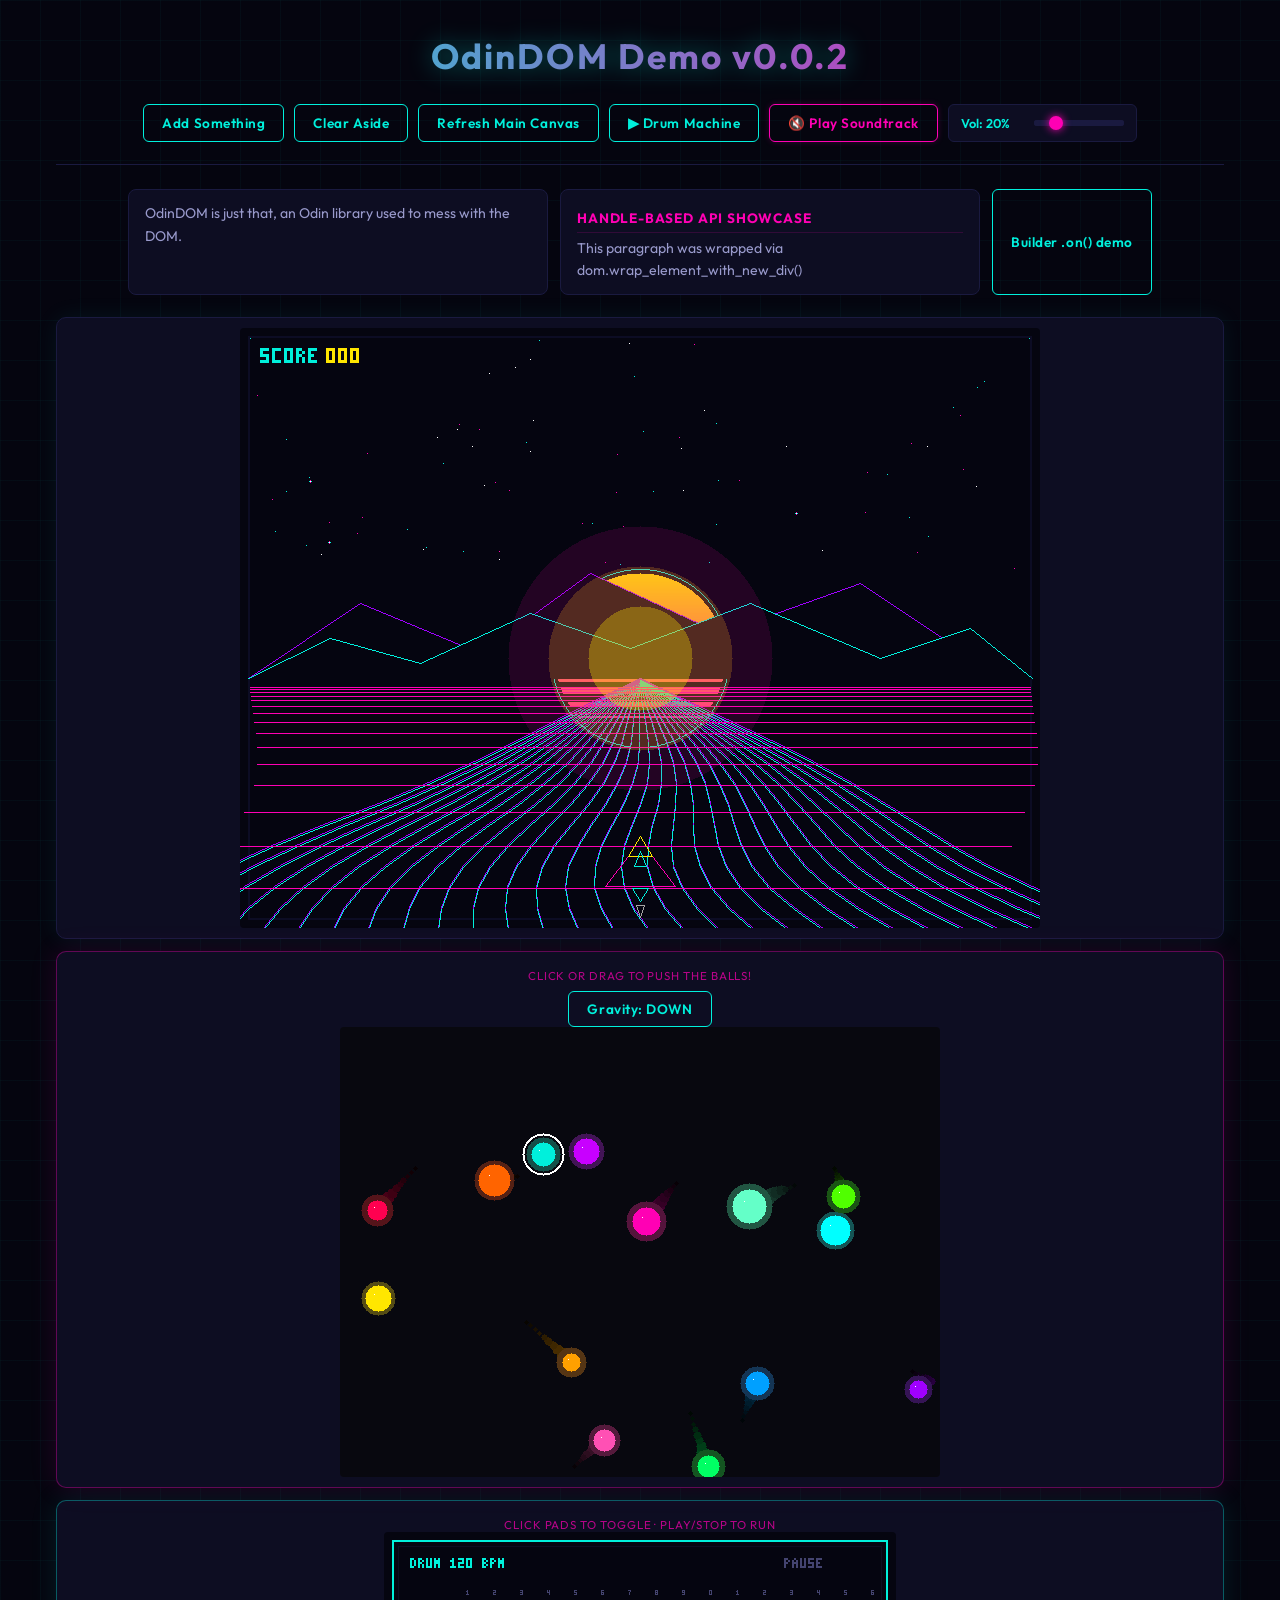
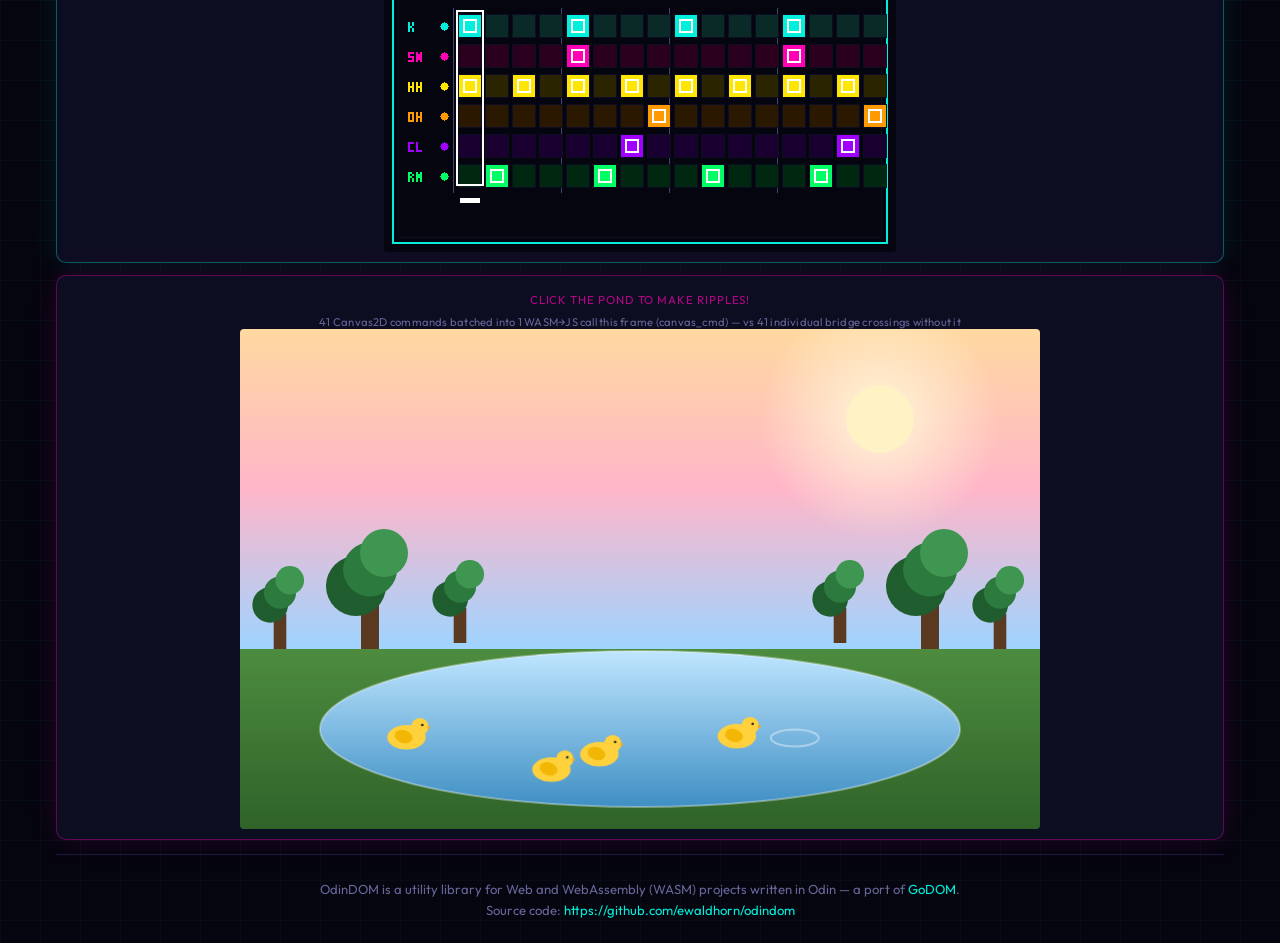
<file: docs/index.html>
<!DOCTYPE html>
<html>
  <head>
    <meta charset="utf-8" />
    <meta name="viewport" content="width=device-width, initial-scale=1.0" />
    <meta name="description" content="OdinDOM — an Odin WebAssembly DOM utility library demo featuring canvas drawing primitives, interactive physics simulation, switchable gravity, and a drum sequencer." />
    <script src="odindom.js"></script>
    <title>OdinDOM Demo</title>
    <link href="styles.css" rel="stylesheet" />
  </head>
  <body>
    <header>
      <h1 id="title">OdinDOM — The Demo</h1>
    </header>
    <nav>
      <div id="controls">
        <button id="addSomethingButton" type="button">Add Something</button>
        <button id="clearAsideButton" type="button">Clear Aside</button>
        <button id="refreshButton" type="button">Refresh Main Canvas</button>
        <button id="drumPlayButton" type="button">▶ Drum Machine</button>
        <button id="audioToggleButton" type="button" onclick="toggleAudio()">🔇 Play Soundtrack</button>
        <div class="volume-control">
          <span id="volumeLabel">Vol: 20%</span>
          <input id="volumeSlider" type="range" min="0" max="1" step="0.01" value="0.2" oninput="changeVolume(this.value)" />
        </div>
      </div>
    </nav>
    <hr />
    <section>
      <div id="loading">Loading ...</div>
      <div id="application" class="application"></div>
    </section>

    <!-- Canvas One: static synthwave gallery -->
    <div id="canvasOneDiv" class="canvas-container" title="Synthwave Gallery — click Refresh to redraw"></div>

    <!-- Canvas Two: interactive ball physics -->
    <div id="canvasTwoDiv" class="canvas-container canvas-interactive" title="Click or drag to push the balls!">
      <div class="canvas-hint">Click or drag to push the balls!</div>
      <div class="canvas-controls">
        <button id="gravityButton" type="button">Gravity: DOWN</button>
      </div>
    </div>

    <!-- Canvas Three: retro drum machine sequencer -->
    <div id="canvasThreeDiv" class="canvas-container canvas-drum" title="Click or tap to toggle sequencer steps!">
      <div class="canvas-hint">Click pads to toggle · Play/Stop to run</div>
    </div>

    <!-- Canvas Four: Grove & Pond, rendered entirely via canvas_cmd (batched Canvas2D commands) -->
    <div id="canvasFourDiv" class="canvas-container canvas-interactive canvas-smooth" title="Click the pond to make ripples!">
      <div class="canvas-hint">Click the pond to make ripples!</div>
      <div class="canvas-controls">
        <span id="canvasFourHud" class="canvas-hud"></span>
      </div>
    </div>

    <hr />
    <footer id="information">
      <p>
        OdinDOM is a utility library for Web and WebAssembly (WASM) projects written in Odin —
        a port of <a href="https://github.com/ewaldhorn/godom">GoDOM</a>.
      </p>
      <p>
        Source code:
        <a href="https://github.com/ewaldhorn/odindom">
            https://github.com/ewaldhorn/odindom
        </a>
      </p>
    </footer>

    <script src="app.js" defer></script>
  </body>
</html>
</file>
<file: docs/styles.css>
/* ============================================================
   OdinDOM Demo — Synthwave Dark Theme
   ============================================================ */

@import url('https://fonts.googleapis.com/css2?family=Outfit:wght@300;400;600;700&display=swap');

:root {
  --bg:           #05050f;
  --surface:      #0d0d22;
  --border:       #1a1a40;
  --glow-cyan:    #00f0dc;
  --glow-magenta: #ff00b4;
  --glow-violet:  #a000ff;
  --glow-yellow:  #ffe600;
  --text-primary: #e0e0ff;
  --text-muted:   #666699;
  --accent:       #00f0dc;
}

* {
  box-sizing: border-box;
  margin: 0;
  padding: 0;
}

body {
  font-family: 'Outfit', Roboto, Helvetica, Arial, sans-serif;
  background: var(--bg);
  color: var(--text-primary);
  max-width: 1200px;
  margin: 0 auto;
  padding: 16px;
  text-align: center;

  /* Subtle grid scanline texture */
  background-image:
    linear-gradient(rgba(0,240,220,0.03) 1px, transparent 1px),
    linear-gradient(90deg, rgba(0,240,220,0.03) 1px, transparent 1px);
  background-size: 40px 40px;
}

/* ---- Header ---- */
h1 {
  font-size: clamp(1.4rem, 4vw, 2.2rem);
  font-weight: 700;
  letter-spacing: 0.06em;
  padding: 18px 0 10px;
  background: linear-gradient(90deg, var(--glow-cyan), var(--glow-magenta));
  -webkit-background-clip: text;
  -webkit-text-fill-color: transparent;
  background-clip: text;
  filter: drop-shadow(0 0 12px rgba(0,240,220,0.4));
}

/* ---- Nav / Controls ---- */
nav {
  margin: 8px 0;
}

#controls {
  display: none;
  gap: 10px;
  flex-wrap: wrap;
  justify-content: center;
  padding: 8px 0;
}

button {
  font-family: inherit;
  font-size: 0.85rem;
  font-weight: 600;
  letter-spacing: 0.04em;
  padding: 8px 18px;
  border-radius: 6px;
  border: 1px solid var(--glow-cyan);
  background: transparent;
  color: var(--glow-cyan);
  cursor: pointer;
  transition: background 0.2s, box-shadow 0.2s, color 0.2s;
}

button:hover {
  background: rgba(0,240,220,0.12);
  box-shadow: 0 0 12px rgba(0,240,220,0.45);
  color: #fff;
}

hr {
  border: none;
  border-top: 1px solid var(--border);
  margin: 14px 0;
}

/* ---- Application section (article + aside) ---- */
#loading {
  color: var(--text-muted);
  padding: 16px;
  font-style: italic;
}

#information {
  display: none;
  color: var(--text-muted);
  font-size: 0.82rem;
  line-height: 1.6;
  padding: 10px 0 6px;
}

#information a {
  color: var(--glow-cyan);
  text-decoration: none;
}
#information a:hover {
  text-decoration: underline;
}

.application {
  display: flex;
  flex-wrap: wrap;
  gap: 12px;
  justify-content: center;
  padding: 10px 0;
}

article, aside {
  background: var(--surface);
  border: 1px solid var(--border);
  border-radius: 8px;
  padding: 12px 16px;
  min-width: 180px;
  flex: 1 1 200px;
  max-width: 420px;
  text-align: left;
  font-size: 0.88rem;
  color: var(--text-muted);
  line-height: 1.6;
}

/* ---- Canvas containers ---- */
.canvas-container {
  display: flex;
  flex-direction: column;
  align-items: center;
  justify-content: center;
  margin: 12px auto;
  padding: 10px;
  background: var(--surface);
  border: 1px solid var(--border);
  border-radius: 10px;
  box-shadow: 0 0 24px rgba(0,240,220,0.07);
  /* Allow the canvas to shrink on narrow screens */
  max-width: 100%;
  overflow: hidden;
}

/* Canvas elements created by Zig scale responsively */
canvas {
  max-width: 100%;
  height: auto;
  display: block;
  border-radius: 4px;
  image-rendering: pixelated;
}

/* Physics canvas — crosshair cursor, extra neon glow hint */
.canvas-interactive {
  border-color: rgba(255,0,180,0.35);
  box-shadow: 0 0 28px rgba(255,0,180,0.12);
  position: relative;
}

.canvas-interactive canvas {
  cursor: crosshair;
}

.canvas-drum {
  border-color: rgba(0, 240, 220, 0.35);
  box-shadow: 0 0 28px rgba(0, 240, 220, 0.10);
}

.canvas-drum canvas {
  cursor: pointer;
  image-rendering: pixelated;
}

.canvas-hint {
  font-size: 0.72rem;
  color: var(--glow-magenta);
  letter-spacing: 0.08em;
  text-transform: uppercase;
  margin-top: 6px;
  opacity: 0.7;
  transition: opacity 0.3s;
}

.canvas-interactive:hover .canvas-hint {
  opacity: 1.0;
}

.canvas-controls {
  margin-top: 8px;
  display: flex;
  gap: 8px;
  justify-content: center;
  flex-wrap: wrap;
}

/* Canvas four is drawn with real Canvas2D commands (canvas_cmd), not a putImageData pixel blit —
   undo the pixelated scaling used by the other canvases so gradients/arcs stay smooth. */
.canvas-smooth canvas {
  image-rendering: auto;
}

.canvas-hud {
  font-size: 0.7rem;
  color: var(--text-muted);
  letter-spacing: 0.02em;
  text-align: center;
}

/* ---- Coloured text classes (used by addRandomParagraph) ---- */
.blue   { color: #4488ff; }
.red    { color: #ff4466; }
.orange { color: #ff9900; }
.large  { font-size: large; }
.larger { font-size: larger; }
.xlarge { font-size: x-large; }

/* ---- Aside element variants ---- */
.aside-note {
  font-size: 0.82rem;
  padding: 4px 8px;
  margin: 4px 0;
  border-left: 3px solid var(--glow-cyan);
  border-radius: 2px;
  background: rgba(0,240,220,0.04);
  transition: border-color 0.3s;
}
.aside-note.blue   { border-left-color: #4488ff; }
.aside-note.red    { border-left-color: #ff4466; }
.aside-note.orange { border-left-color: #ff9900; }

.aside-tag {
  display: inline-block;
  font-size: 0.72rem;
  font-weight: 600;
  letter-spacing: 0.04em;
  padding: 2px 8px;
  margin: 3px 2px;
  border-radius: 10px;
  border: 1px solid;
  background: rgba(0,240,220,0.06);
  text-transform: lowercase;
}
.aside-tag.blue   { border-color: #4488ff; color: #6699ff; }
.aside-tag.red    { border-color: #ff4466; color: #ff6688; }
.aside-tag.orange { border-color: #ff9900; color: #ffbb44; }

.aside-quip {
  font-style: italic;
  font-size: 0.85rem;
  color: var(--text-muted);
  padding: 4px 8px 4px 16px;
  margin: 4px 0;
  position: relative;
  opacity: 0.85;
}
.aside-quip::before {
  content: "\201C";
  position: absolute;
  left: 0;
  top: 2px;
  font-size: 1.2rem;
  color: var(--glow-magenta);
  opacity: 0.5;
}

.boo-header {
  font-size: 0.85rem;
  font-weight: 700;
  letter-spacing: 0.06em;
  text-transform: uppercase;
  color: var(--glow-magenta);
  margin: 6px 0 4px;
  padding-bottom: 2px;
  border-bottom: 1px solid rgba(255,0,180,0.15);
}

/* ---- Soundtrack Toggle Button Neon Styling ---- */
#audioToggleButton {
  border-color: var(--glow-magenta);
  color: var(--glow-magenta);
  box-shadow: 0 0 6px rgba(255, 0, 180, 0.2);
  transition: all 0.3s cubic-bezier(0.4, 0, 0.2, 1);
}

#audioToggleButton:hover {
  background: rgba(255, 0, 180, 0.15);
  box-shadow: 0 0 16px rgba(255, 0, 180, 0.6);
  color: #fff;
  text-shadow: 0 0 4px #fff;
}

#audioToggleButton.playing {
  background: rgba(255, 0, 180, 0.25);
  box-shadow: 0 0 20px rgba(255, 0, 180, 0.8);
  color: #fff;
  border-color: #fff;
  animation: neon-pulse 1.8s infinite alternate;
}

@keyframes neon-pulse {
  0% {
    box-shadow: 0 0 10px rgba(255, 0, 180, 0.5), inset 0 0 5px rgba(255, 0, 180, 0.3);
  }
  100% {
    box-shadow: 0 0 24px rgba(255, 0, 180, 0.9), inset 0 0 10px rgba(255, 0, 180, 0.5);
  }
}

/* ---- Volume Slider Styling ---- */
.volume-control {
  display: flex;
  align-items: center;
  gap: 8px;
  background: var(--surface);
  border: 1px solid var(--border);
  padding: 4px 12px;
  border-radius: 6px;
  height: 38px; /* Match standard button height */
}

#volumeLabel {
  font-size: 0.8rem;
  font-weight: 600;
  color: var(--glow-cyan);
  min-width: 65px;
  text-align: left;
}

#volumeSlider {
  -webkit-appearance: none;
  appearance: none;
  width: 90px;
  height: 6px;
  border-radius: 3px;
  background: var(--border);
  outline: none;
  cursor: pointer;
  transition: background 0.3s;
}

#volumeSlider::-webkit-slider-runnable-track {
  width: 100%;
  height: 6px;
  cursor: pointer;
  background: var(--border);
  border-radius: 3px;
}

#volumeSlider::-webkit-slider-thumb {
  -webkit-appearance: none;
  appearance: none;
  width: 14px;
  height: 14px;
  border-radius: 50%;
  background: var(--glow-magenta);
  cursor: pointer;
  margin-top: -4px; /* offset vertical alignment */
  box-shadow: 0 0 8px var(--glow-magenta);
  transition: transform 0.1s, box-shadow 0.2s;
}

#volumeSlider::-webkit-slider-thumb:hover {
  transform: scale(1.25);
  box-shadow: 0 0 12px var(--glow-magenta);
}

#volumeSlider::-moz-range-thumb {
  width: 14px;
  height: 14px;
  border: none;
  border-radius: 50%;
  background: var(--glow-magenta);
  cursor: pointer;
  box-shadow: 0 0 8px var(--glow-magenta);
  transition: transform 0.1s, box-shadow 0.2s;
}

#volumeSlider::-moz-range-thumb:hover {
  transform: scale(1.25);
  box-shadow: 0 0 12px var(--glow-magenta);
}
</file>
